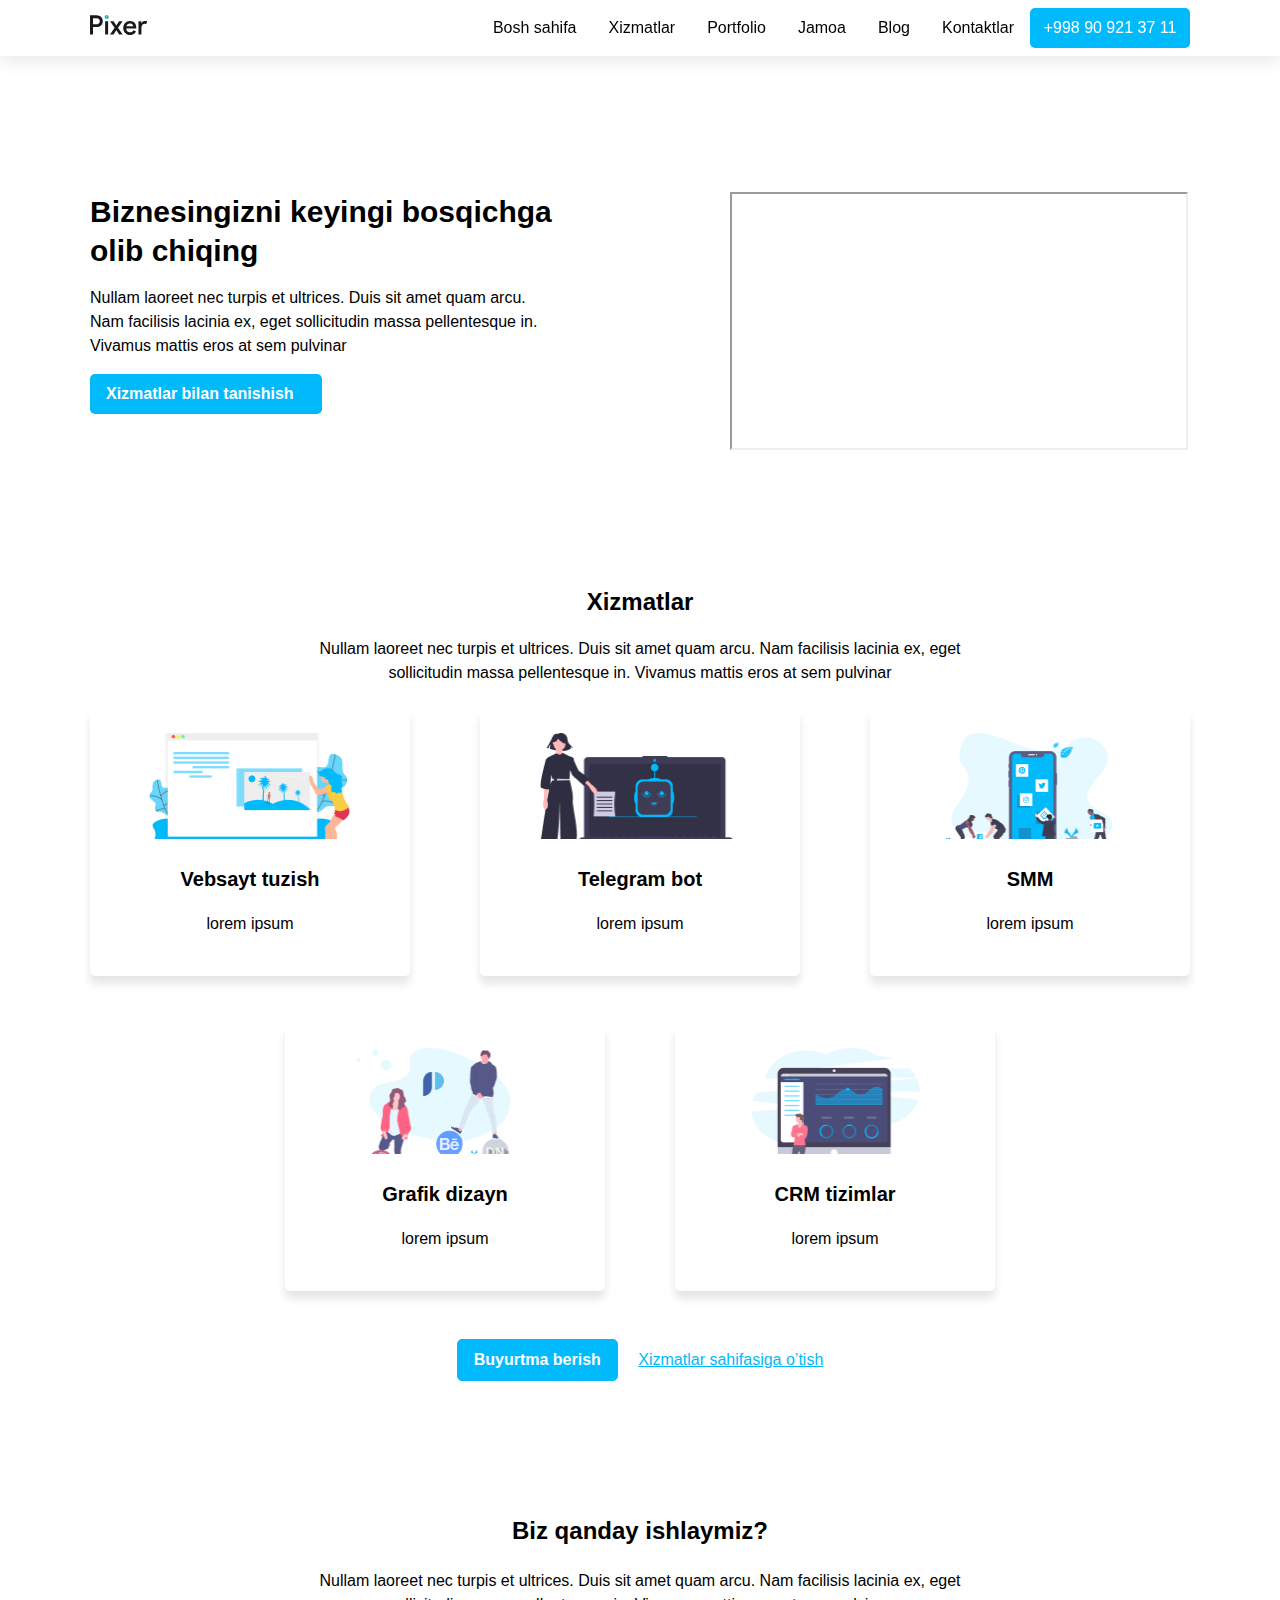
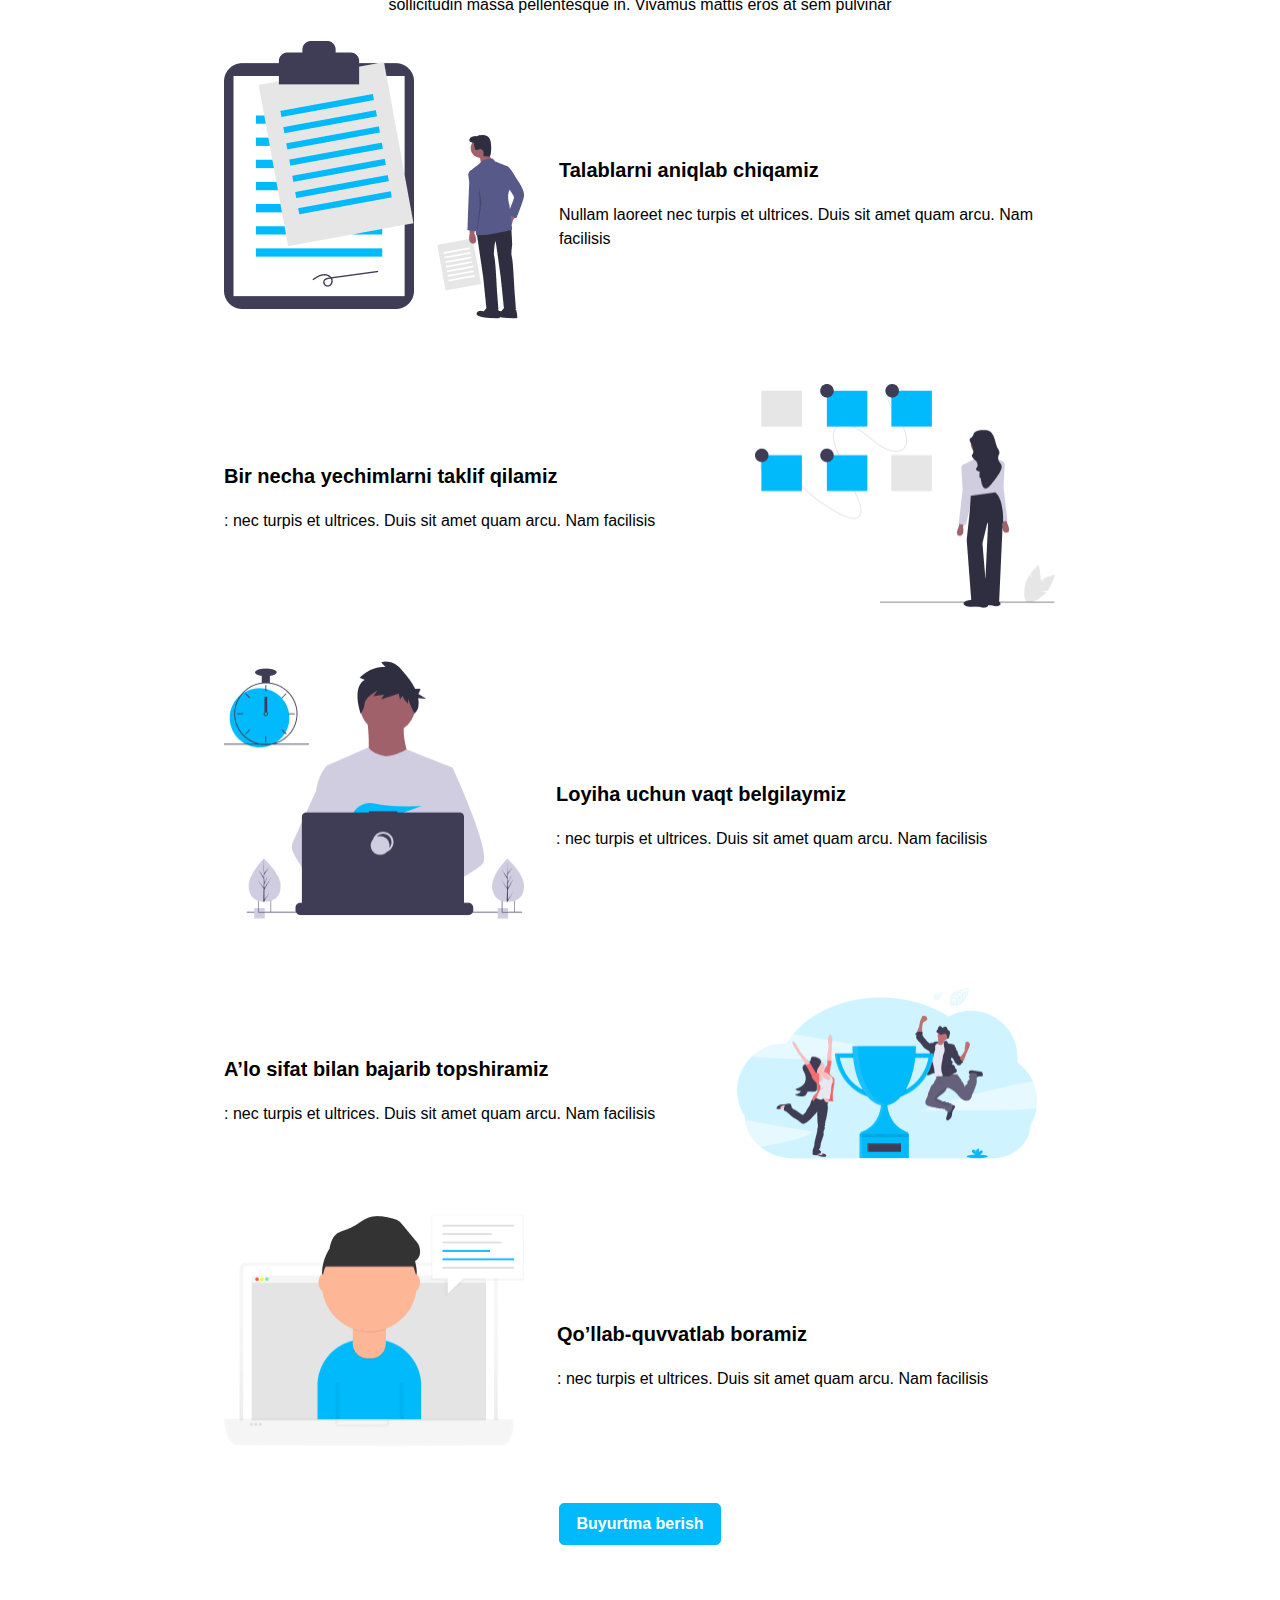
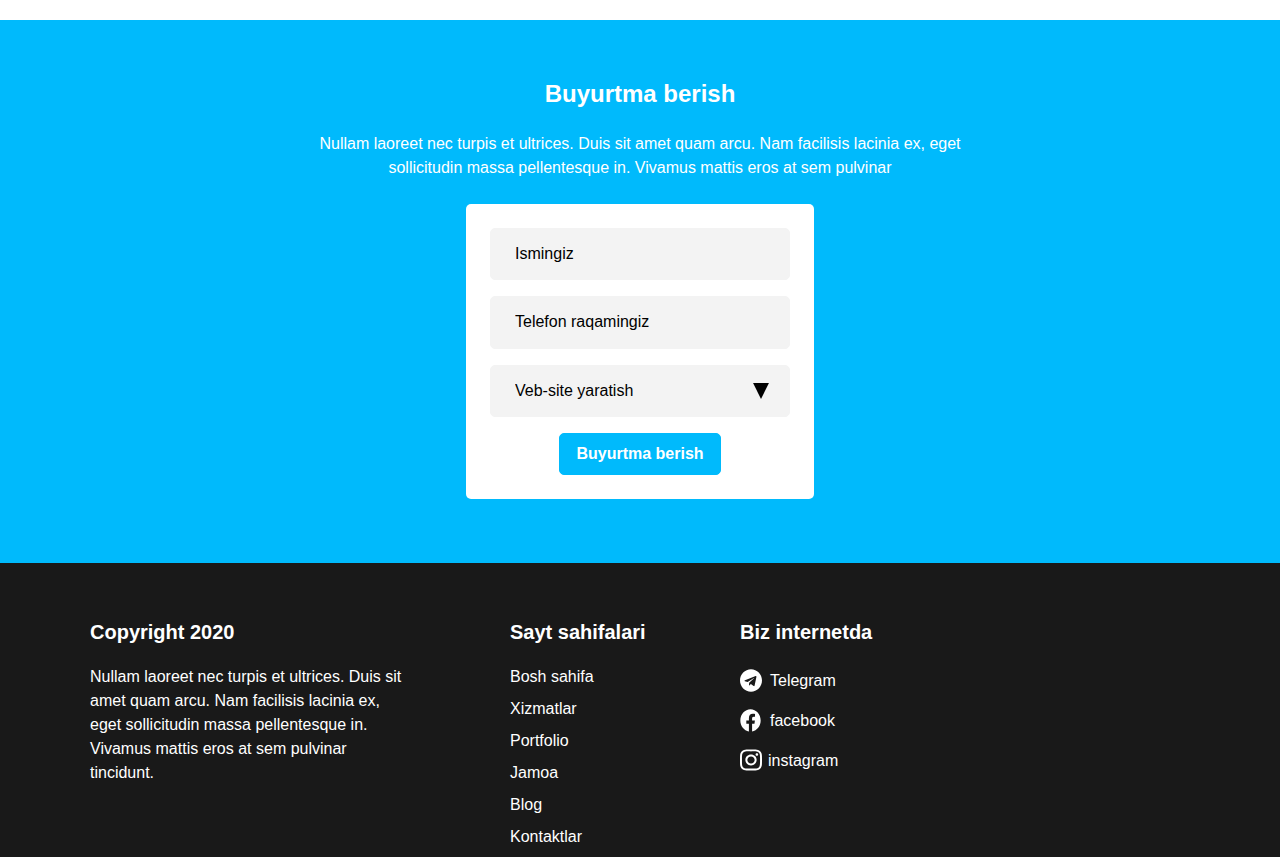
<file: index.html>
<!DOCTYPE html>
<html lang="en">
<head>
    <meta charset="UTF-8">
    <meta http-equiv="X-UA-Compatible" content="IE=edge">
    <meta name="viewport" content="width=device-width, initial-scale=1.0">
    <!-- <link rel="stylesheet" href="./css/main.css"> -->
    <link rel="stylesheet" href="./css/normalize.css">
    <link rel="stylesheet" href="./css/main.min.css">
    <title>Bosh sahifa</title>
</head>
<body>
    <header class="header">
        <div class="container">
            <a class="header_logo"
                href="#">
                <img src="./image/svg/pixer-logo.svg" 
                alt="Pixer logo"
                width="58"
                height="20">
            </a>

            <div class="right_hero">
                <nav class="nav">
                    <ul class="nav_list">
                        <li class="nav_list_item">
                            <a class="nav_list_link"
                                href="./index.html">
                                Bosh sahifa
                            </a>
                        </li>

                        <li class="nav_list_item">
                            <a class="nav_list_link"
                                href="./services.html">
                                Xizmatlar
                            </a>

                            <!-- Sub-list -->
                                <ul class="nav_sub_list">
                                    <li class="nav_sub_item">
                                        <a class="nav_sub_list_link"
                                            href="#">
                                            Vebsayt
                                        </a>
                                    </li>
                                    <li class="nav_sub_item">
                                        <a class="nav_sub_list_link"
                                            href="#">
                                            Telegram bot
                                        </a>
                                    </li>
                                    <li class="nav_sub_item">
                                        <a class="nav_sub_list_link"
                                            href="#">
                                            SMM
                                        </a>
                                    </li>
                                    <li class="nav_sub_item">
                                        <a class="nav_sub_list_link"
                                            href="#">
                                            Grafik dizayn
                                        </a>
                                    </li>
                                    <li class="nav_sub_item">
                                        <a class="nav_sub_list_link"
                                            href="#">
                                            CRM tizim
                                        </a>
                                    </li>
                                </ul>
                        </li>

                        <li class="nav_list_item">
                            <a class="nav_list_link"
                            href="#" >
                                Portfolio
                            </a>
                        </li>

                        <li class="nav_list_item">
                            <a class="nav_list_link"
                            href="#" >
                                Jamoa
                            </a>
                        </li>

                        <li class="nav_list_item">
                            <a class="nav_list_link"
                            href="#" >
                                Blog
                            </a>
                        </li>

                        <li class="nav_list_item">
                            <a class="nav_list_link"
                            href="#" >
                                Kontaktlar
                            </a>
                        </li>
                    </ul>
                </nav>

                <a class="header_number_link"
                    href="tel:+998974302071">
                    +998 90 921 37 11
                </a>
            </div>
            
        </div>
    </header>



                <!-- main 
                     biznes-section
                 -->
  <main class="main">
    <section class="section-biznes-next">
        <div class="container">
            <div class="left-biznes-next">
                <h2 class="all-title biznes-next-title">
                    Biznesingizni keyingi bosqichga olib chiqing
                </h2>

                <p class="all-text biznes-next-text">
                    Nullam laoreet nec turpis et ultrices.
                    Duis sit amet quam arcu. Nam facilisis 
                    lacinia ex, eget sollicitudin massa pellentesque in. 
                    Vivamus mattis eros at sem pulvinar
                </p>

                <div class="button biznes-next-box">
                    <a class="biznes-next-link"
                        href="./index.html">
                        Xizmatlar bilan tanishish
                    </a>
                </div>
            </div>
         
            <iframe 
                width="458" 
                height="258" 
                src="https://www.youtube.com/embed/6_pru8U2RmM?start=13"
                title="YouTube video player" 
                allow="accelerometer; autoplay; clipboard-write; encrypted-media; gyroscope; picture-in-picture" 
                allowfullscreen
            ></iframe>
        </div>
    </section>
          
    <!-- 
        service section
     -->
    <section class="services-section">
        <div class="container">
            <h2 class="all-title service-title">
                Xizmatlar
            </h2>
            <p class="all-text service-text">
                Nullam laoreet nec turpis et ultrices. Duis sit amet quam arcu. Nam facilisis lacinia 
                ex, eget sollicitudin massa pellentesque in. Vivamus mattis eros at sem pulvinar
            </p>

            <ul class="service-square">
                <li class="square vebsite-square">
                    <a class="square-link vebsite-link" href="#">
                        <h3 class="all-title square-title">
                            Vebsayt tuzish
                        </h3>

                        <p class="all-text square-text">
                            lorem ipsum
                        </p>
                    </a>
                </li>

                <li class="square telegram-square">
                     <a class="square-link telegram-link" href="#">
                        <h3 class="all-title square-title">
                            Telegram bot
                        </h3>

                        <p class="all-text square-text">
                            lorem ipsum
                        </p>
                    </a>
                </li>

                <li class="square smm-square">
                    <a class="square-link smm-link" href="#">
                        <h3 class="all-title square-title">
                            SMM
                        </h3>

                        <p class="all-text square-text">
                            lorem ipsum
                        </p>
                    </a>
                </li>

                <li class="square disener-square">
                    <a  class="square-link disener-link" href="#">
                        <h3 class="all-title square-title">
                            Grafik dizayn
                        </h3>

                        <p class="all-text square-text">
                            lorem ipsum
                        </p>
                    </a>
                </li>

                <li class="square crm-square">
                    <a class="square-link crm-link"  href="#">
                        <h3 class="square-title">
                            CRM tizimlar
                        </h3>

                        <p class="all-text square-text">
                            lorem ipsum
                        </p>
                    </a>
                </li>
            </ul>
            <button class="button service-button " type="submit">
                Buyurtma berish
            </button>

            <a class="service-link" 
                href="#">
                Xizmatlar sahifasiga o’tish
            </a>
        </div>
    </section>
                <!--
                    work-section
                 -->

    <section class="work-section">
        <div class="container">
            <h2 class="all-title work-title">
                Biz qanday ishlaymiz?
            </h2>

            <p class="text work-text">
                Nullam laoreet nec turpis et ultrices. Duis sit amet quam arcu. Nam 
                facilisis lacinia ex, eget sollicitudin massa pellentesque in. Vivamus 
                mattis eros at sem pulvinar
            </p>

            <div class="demands">
                <div class="demands-left"></div>
             <div class="demands-right">
                <h3 class="all-title demands-title">
                    Talablarni aniqlab chiqamiz
                </h3>

                <p class="all-text demands-text">
                    Nullam laoreet nec turpis et ultrices. 
                    Duis sit amet quam arcu. Nam facilisis
                </p>
              </div>
            </div>
        </div>
    </section>

    <!-- 
        inviting
     -->

    <section class="inviting-section">
        <div class="container">
            <div class="inviting">
                <div class="inviting-left">
                    <h3 class="all-tittle inviting-title">
                        Bir necha yechimlarni taklif qilamiz
                    </h3>

                    <p class="all-text inviting-text">
                        : nec turpis et ultrices. Duis sit amet quam arcu. Nam facilisis
                    </p>
                </div>

                <div class="inviting-right"></div>
            </div>
        </div>
    </section>

    <!-- 
        time
     -->

    <section class="time-section">
        <div class="container">
            <div class="time">
                <div class="time-left"></div>

                <div class="time-right">
                    <h3 class="all-title time-title">
                        Loyiha uchun vaqt belgilaymiz
                    </h3>

                    <p class="all-text time-text">
                        : nec turpis et ultrices. Duis sit amet quam arcu. Nam facilisis
                    </p>
                </div>
            </div>
        </div>
    </section>

    <!-- 
        tasking
     -->

    <section class="tasking-section">
        <div class="container">
            <div class="tasking">
                <div class="tasking-left">
                    <h3 class="all-title tasking-title">
                        A’lo sifat bilan bajarib topshiramiz
                    </h3>
                    <p class="all-text tasking-text">
                        : nec turpis et ultrices. Duis sit amet quam arcu. Nam facilisis
                    </p>
                </div>

                <div class="tasking-right"></div>
            </div>
        </div>
    </section>

    <!--
        support
     -->

    <section class="support-section">
        <div class="container">
           <div class="support">
                <div class="support-left"></div>

                <div class="support-right">
                    <h3 class="all-title support-title">
                        Qo’llab-quvvatlab boramiz
                    </h3>
                    <p class="all-text">
                        : nec turpis et ultrices. Duis sit amet quam arcu. Nam facilisis
                    </p>
                </div>
           </div>

           <button class="button support-button" type="submit">
                Buyurtma berish
           </button>
        </div>
    </section>

    <!-- 
        order form
     -->
    
    <section class="order-section">
        <div class="container">
            <h2 class="all-title order-title">
                Buyurtma berish
            </h2>

            <p class="all-text order-text">
                Nullam laoreet nec turpis et ultrices. Duis sit amet quam arcu. 
                Nam facilisis lacinia ex, eget sollicitudin massa pellentesque in. 
                Vivamus mattis eros at sem pulvinar
            </p>

            <form class="order-form" action="https://echo.htmlacademy.ru/" method="post">
                <label class="order-label">
                    <input class="order-input input-name"
                    type="text" name="name"
                    placeholder="Ismingiz"
                    required>
                </label>

                <label class="order-label">
                    <input class="order-input"
                    type="number" name="phone_number"
                    placeholder="Telefon raqamingiz"
                    required>
                </label>

                <select class="order-input order-select" name="order">
                    <optgroup label="Xizmatlar turlari"> 
                        <option value="Veb-site yaratish">Veb-site yaratish</option>
                        <option value="Telegram bot">Telegram bot</option>
                        <option value="Smm">Smm</option>
                        <option value="Grafik dizayn">Grafik dizayn</option>
                        <option value="CRM tizimlar">CRM tizimlar</option>
                    </optgroup>
                    
                </select>
                <button class="button" type="submit">
                    Buyurtma berish
                </button>
            </form>
        </div>
    </section>
</main>

            <!-- 
                footer 
            -->
    <footer class="footer">
        <div class="container">
            <div class="site-info">
                <a class="site-info-link"
                    href="/index.html">
                    <h3 class="footer-title">
                        Copyright 2020
                    </h3>
                </a>
                <p class="all-text footer-text">
                    Nullam laoreet nec turpis et ultrices. Duis sit amet 
                    quam arcu. Nam facilisis lacinia ex, eget sollicitudin 
                    massa pellentesque in. Vivamus mattis eros at sem pulvinar tincidunt.
                </p>
            </div>

            <div class="footer-page">
                <h3 class="footer-title">
                    Sayt sahifalari
                </h3>

                <ul class="end-page-list">
                    <li class="end-page">
                        <a class="end-page-link"
                            href="#">
                            Bosh sahifa
                        </a>
                    </li>

                    <li class="end-page">
                        <a class="end-page-link"
                            href="/xizmatlar.html">
                            Xizmatlar
                        </a>
                    </li>

                    <li class="end-page">
                        <a class="end-page-link"
                            href="/portfolio">
                            Portfolio
                        </a>
                    </li>

                    <li class="end-page">
                        <a class="end-page-link"
                            href="/team.html">
                            Jamoa    
                        </a>
                    </li>

                    <li class="end-page">
                        <a class="end-page-link"
                            href="/blog.html">
                            Blog
                        </a>
                    </li>

                    <li class="end-page">
                        <a class="end-page-link"
                            href="/contact">
                            Kontaktlar
                        </a>
                    </li>
                </ul>
            </div>

            <div class="network-link">
                <h3 class="footer-title">
                    Biz internetda
                </h3>
                <a class="footer-link footer-telegram-link"
                    href="t.me/Pixer">
                    Telegram
                </a>

                <a class="footer-link footer-facebook-link"
                    href="https://www.facebook.com">
                    facebook
                    </a>

                <a class="footer-link footer-instagram-link"
                    href="https://www.instagram.com">
                    instagram
                </a>
            </div>
        </div>
    </footer>
</body>
</html>
</file>
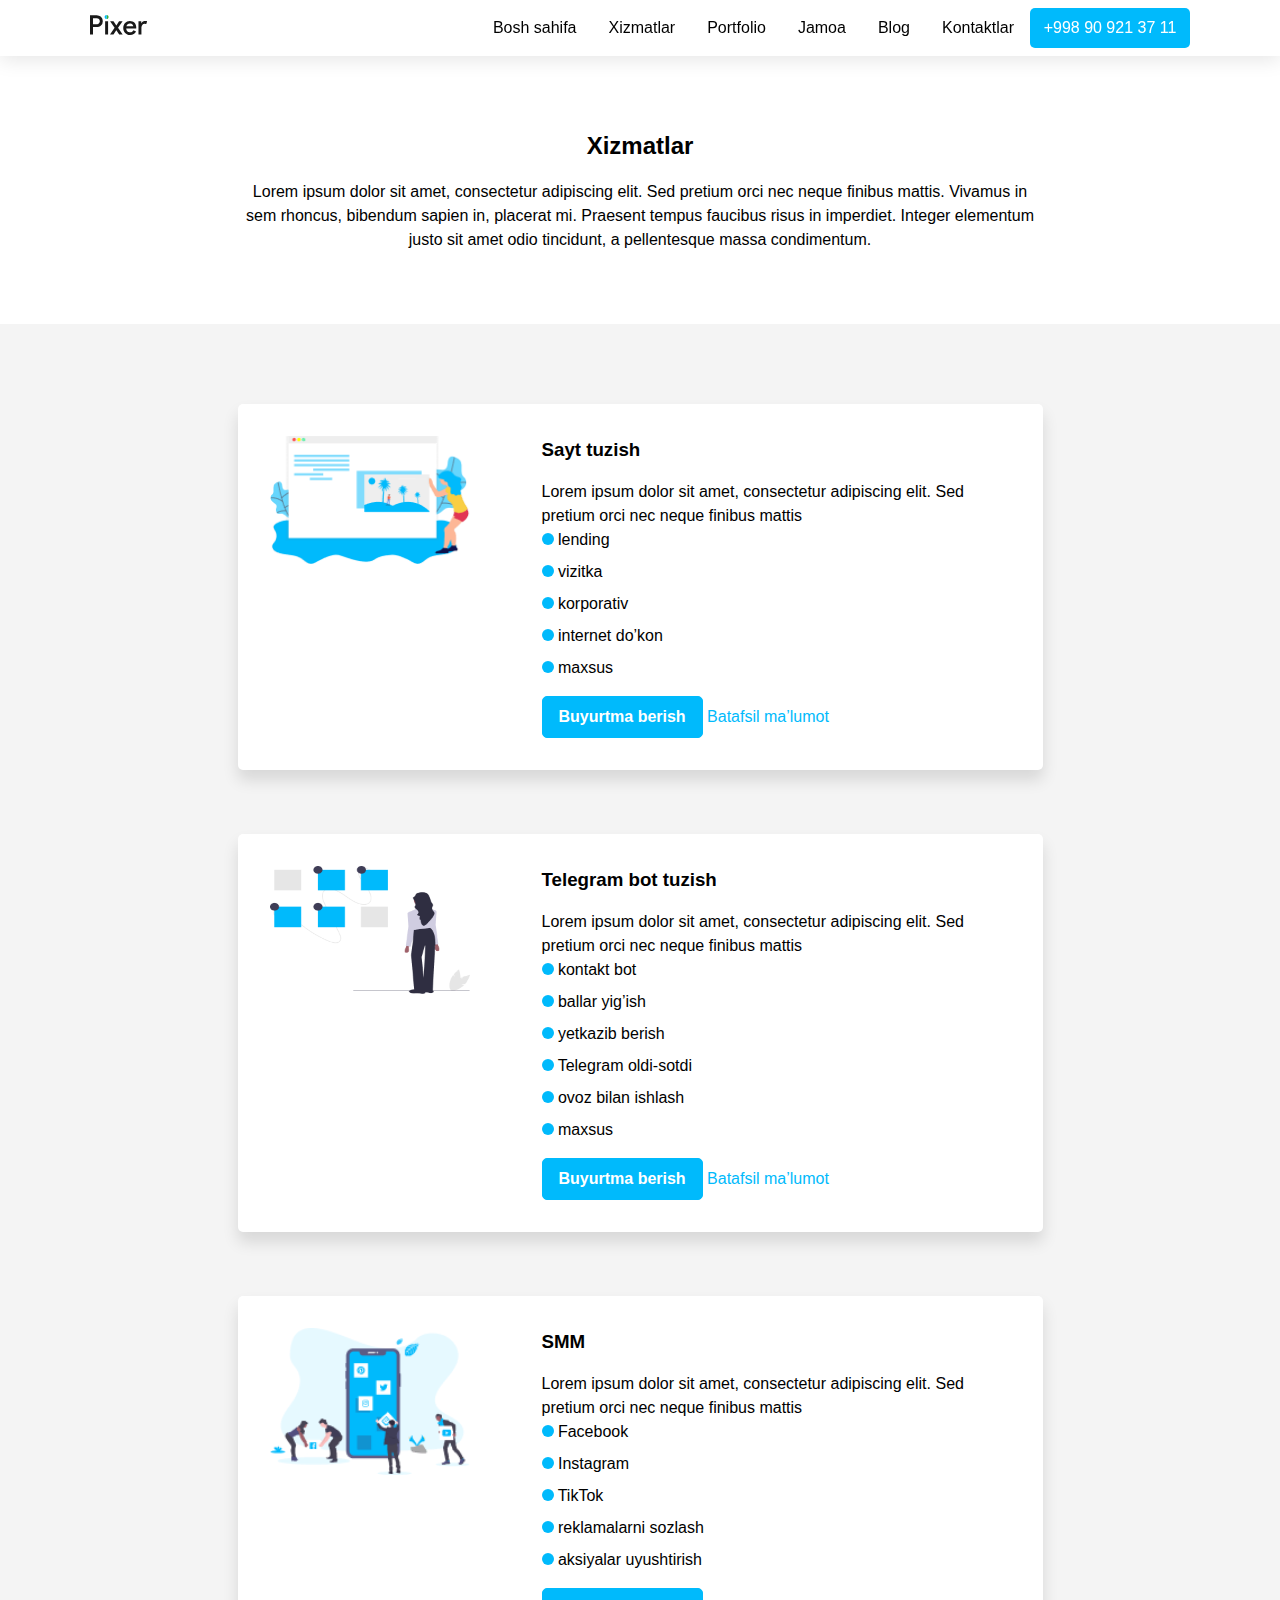
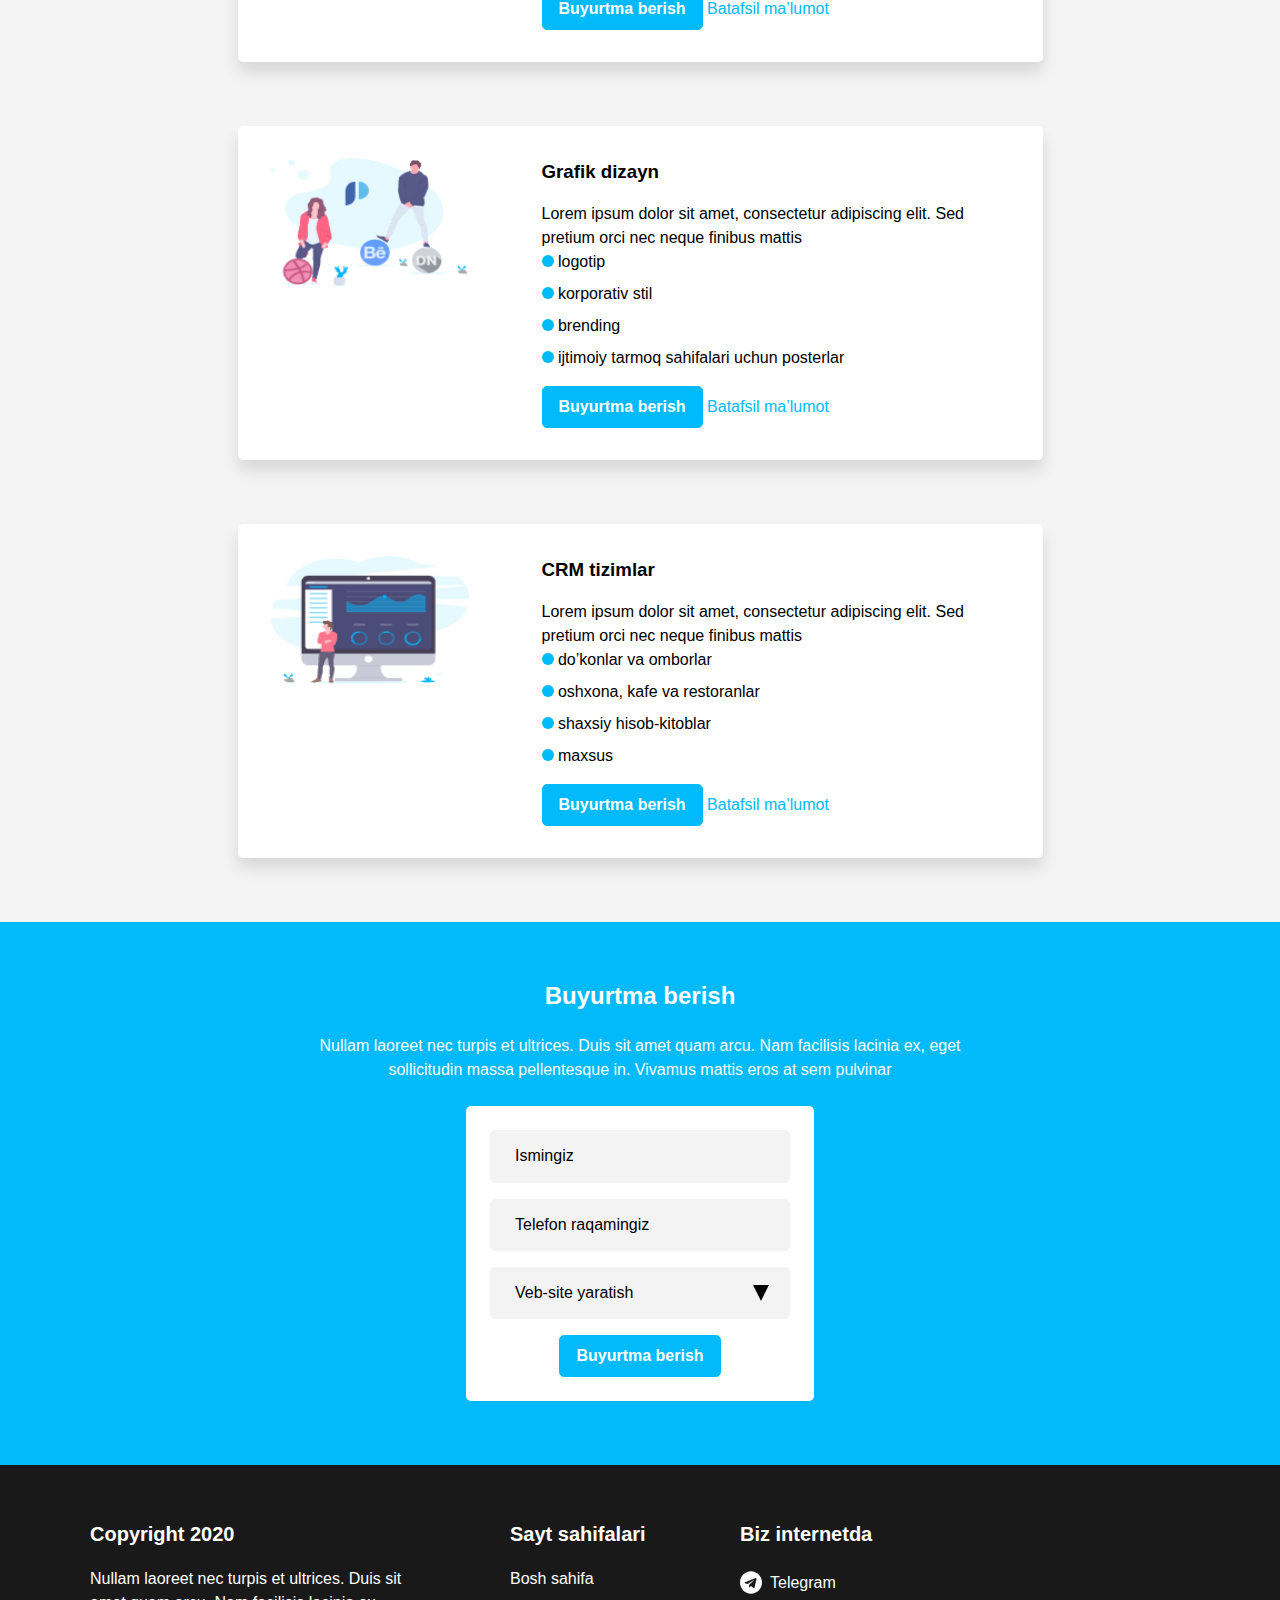
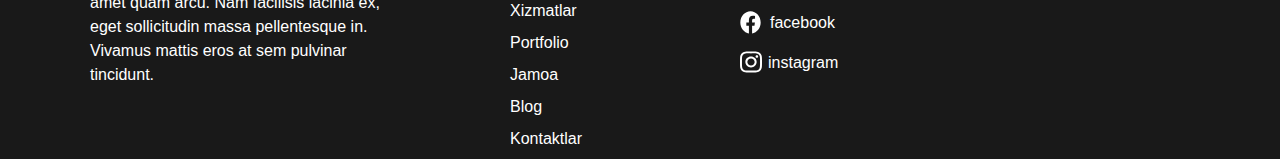
<file: services.html>
<!DOCTYPE html>
<html lang="en">
<head>
    <meta charset="UTF-8">
    <meta http-equiv="X-UA-Compatible" content="IE=edge">
    <meta name="viewport" content="width=device-width, initial-scale=1.0">
    <!-- <link rel="stylesheet" href="./css/main.css"> -->
    <!-- <link rel="stylesheet" href="./css/servises.css"> -->
    <link rel="stylesheet" href="./css/normalize.css">
    <link rel="stylesheet" href="./css/main.min.css">
    <link rel="stylesheet" href="./css/service.min.css">
    <title>Xizmatlar</title>
</head>
<body>
 <header class="header">
        <div class="container">
            <a class="header_logo"
                href="#">
                <img src="./image/svg/pixer-logo.svg" 
                alt="Pixer logo"
                width="58"
                height="20">
            </a>

            <div class="right_hero">
                <nav class="nav">
                    <ul class="nav_list">
                        <li class="nav_list_item">
                            <a class="nav_list_link"
                                href="./index.html">
                                Bosh sahifa
                            </a>
                        </li>

                        <li class="nav_list_item">
                            <a class="nav_list_link"
                                href="./services.html">
                                Xizmatlar
                            </a>

                            <!-- Sub-list -->
                                <ul class="nav_sub_list">
                                    <li class="nav_sub_item">
                                        <a class="nav_sub_list_link"
                                            href="#">
                                            Vebsayt
                                        </a>
                                    </li>
                                    <li class="nav_sub_item">
                                        <a class="nav_sub_list_link"
                                            href="#">
                                            Telegram bot
                                        </a>
                                    </li>
                                    <li class="nav_sub_item">
                                        <a class="nav_sub_list_link"
                                            href="#">
                                            SMM
                                        </a>
                                    </li>
                                    <li class="nav_sub_item">
                                        <a class="nav_sub_list_link"
                                            href="#">
                                            Grafik dizayn
                                        </a>
                                    </li>
                                    <li class="nav_sub_item">
                                        <a class="nav_sub_list_link"
                                            href="#">
                                            CRM tizim
                                        </a>
                                    </li>
                                </ul>
                        </li>

                        <li class="nav_list_item">
                            <a class="nav_list_link"
                            href="#" >
                                Portfolio
                            </a>
                        </li>

                        <li class="nav_list_item">
                            <a class="nav_list_link"
                            href="#" >
                                Jamoa
                            </a>
                        </li>

                        <li class="nav_list_item">
                            <a class="nav_list_link"
                            href="#" >
                                Blog
                            </a>
                        </li>

                        <li class="nav_list_item">
                            <a class="nav_list_link"
                            href="#" >
                                Kontaktlar
                            </a>
                        </li>
                    </ul>
                </nav>

                <a class="header_number_link"
                    href="tel:+998974302071">
                    +998 90 921 37 11
                </a>
            </div>
            
        </div>
    </header>

    <main class="main">
        <section class="services_section">
            <div class="container">
                <h2 class="service_title">
                    Xizmatlar
                </h2>
                <p class="service_text">
                    Lorem ipsum dolor sit amet, consectetur adipiscing elit. 
                    Sed pretium orci nec neque finibus mattis. Vivamus in sem rhoncus, 
                    bibendum sapien in, placerat mi. Praesent tempus faucibus risus 
                    in imperdiet. Integer elementum justo sit amet odio tincidunt, 
                    a pellentesque massa condimentum.
                </p>
            </div>
        </section>

        <section class="service_list">
            <div class="container">
                  <!-- site-created -->
                <div class="service_item site_creating">
                    <div class="site_creating_list">
                        <h3 class="service_title creating_title"> 
                            Sayt tuzish
                        </h3>
                        <p class="text creating_text">
                            Lorem ipsum dolor sit amet, consectetur adipiscing elit.
                            Sed pretium orci nec neque finibus mattis
                        </p>
                        <ul class="services_items">
                            <li class="service_sort">
                                lending
                            </li>
                            <li class="service_sort">
                                vizitka
                            </li>
                            <li class="service_sort">
                                korporativ
                            </li>
                            <li class="service_sort">
                                internet do’kon
                            </li>
                            <li class="service_sort">
                                maxsus
                            </li>
                        </ul>
                        <button class="button">
                            Buyurtma berish
                        </button>
                        <a class="buyurtma_link" 
                            href="#">
                            Batafsil ma’lumot
                        </a>
                    </div>
                </div>
                        <!-- Telegram bot -->
            <div class="service_item site_telegram">
                <div class="site_creating_list">
                    <h3 class="service_title creating_title"> 
                        Telegram bot tuzish
                    </h3>
                    <p class="text creating_text">
                        Lorem ipsum dolor sit amet, consectetur adipiscing elit.
                        Sed pretium orci nec neque finibus mattis
                    </p>
                    <ul class="services_items">
                        <li class="service_sort">
                            kontakt bot
                        </li>
                        <li class="service_sort">
                            ballar yig’ish
                        </li>
                        <li class="service_sort">
                            yetkazib berish
                        </li>
                        <li class="service_sort">
                            Telegram oldi-sotdi
                        </li>
                        <li class="service_sort">
                            ovoz bilan ishlash
                        </li>
                        <li class="service_sort">
                            maxsus
                        </li>
                    </ul>
                    <button class="button">
                        Buyurtma berish
                    </button>
                    <a class="buyurtma_link" 
                        href="#">
                        Batafsil ma’lumot
                    </a>
                </div>
            </div>

                <!-- smm -->
        <div class="service_item site_smm">
            <div class="site_creating_list">
                <h3 class="service_title creating_title"> 
                    SMM
                </h3>
                <p class="text creating_text">
                    Lorem ipsum dolor sit amet, consectetur adipiscing elit.
                    Sed pretium orci nec neque finibus mattis
                </p>
                <ul class="services_items">
                    <li class="service_sort">
                        Facebook
                    </li>
                    <li class="service_sort">
                        Instagram
                    </li>
                    <li class="service_sort">
                        TikTok
                    </li>
                    <li class="service_sort">
                        reklamalarni sozlash
                    </li>
                    <li class="service_sort">
                        aksiyalar uyushtirish
                    </li>
                </ul>
                <button class="button">
                    Buyurtma berish
                </button>
                <a class="buyurtma_link" 
                    href="#">
                    Batafsil ma’lumot
                </a>
            </div>
          </div>

            <!-- Grafik dizayn -->
            <div class="service_item site_design">
                <div class="site_creating_list">
                        <h3 class="service_title creating_title"> 
                            Grafik dizayn
                        </h3>
                        <p class="text creating_text">
                            Lorem ipsum dolor sit amet, consectetur adipiscing elit.
                            Sed pretium orci nec neque finibus mattis
                        </p>
                        <ul class="services_items">
                            <li class="service_sort">
                                logotip
                            </li>
                            <li class="service_sort">
                                korporativ stil
                            </li>
                            <li class="service_sort">
                                brending
                            </li>
                            <li class="service_sort">
                                ijtimoiy tarmoq sahifalari uchun posterlar
                            </li>
                        </ul>
                        <button class="button">
                            Buyurtma berish
                        </button>
                        <a class="buyurtma_link" 
                            href="#">
                            Batafsil ma’lumot
                        </a>
                    </div>
                </div>

                    <!-- CRM tizimlar -->

                <div class="service_item site_crm">
                    <div class="site_creating_list">
                        <h3 class="service_title creating_title"> 
                            CRM tizimlar
                        </h3>
                        <p class="text creating_text">
                            Lorem ipsum dolor sit amet, consectetur adipiscing elit.
                            Sed pretium orci nec neque finibus mattis
                        </p>
                        <ul class="services_items">
                            <li class="service_sort">
                                do’konlar va omborlar
                            </li>
                            <li class="service_sort">
                                oshxona, kafe va restoranlar
                            </li>
                            <li class="service_sort">
                                shaxsiy hisob-kitoblar
                            </li>
                            <li class="service_sort">
                                maxsus
                            </li>
                        </ul>
                        <button class="button">
                            Buyurtma berish
                        </button>
                        <a class="buyurtma_link" 
                            href="#">
                            Batafsil ma’lumot
                        </a>
                    </div>
                </div>
        </div>
    </section>

    
    <!-- 
        order form
     -->
    
    <section class="order-section">
        <div class="container">
            <h2 class="all-title order-title">
                Buyurtma berish
            </h2>

            <p class="all-text order-text">
                Nullam laoreet nec turpis et ultrices. Duis sit amet quam arcu. 
                Nam facilisis lacinia ex, eget sollicitudin massa pellentesque in. 
                Vivamus mattis eros at sem pulvinar
            </p>

            <form class="order-form" action="https://echo.htmlacademy.ru/" method="post">
                <label class="order-label">
                    <input class="order-input input-name"
                    type="text" name="name"
                    placeholder="Ismingiz"
                    required>
                </label>

                <label class="order-label">
                    <input class="order-input"
                    type="number" name="phone_number"
                    placeholder="Telefon raqamingiz"
                    required>
                </label>

                <select class="order-input order-select" name="order">
                    <optgroup label="Xizmatlar turlari"> 
                        <option value="Veb-site yaratish">Veb-site yaratish</option>
                        <option value="Telegram bot">Telegram bot</option>
                        <option value="Smm">Smm</option>
                        <option value="Grafik dizayn">Grafik dizayn</option>
                        <option value="CRM tizimlar">CRM tizimlar</option>
                    </optgroup>
                    
                </select>
                <button class="button" type="submit">
                    Buyurtma berish
                </button>
            </form>
        </div>
    </section>
    </main>


    <!-- 
        footer 
    -->
    <footer class="footer">
        <div class="container">
            <div class="site-info">
                <a class="site-info-link"
                    href="/index.html">
                    <h3 class="footer-title">
                        Copyright 2020
                    </h3>
                </a>
                <p class="all-text footer-text">
                    Nullam laoreet nec turpis et ultrices. Duis sit amet 
                    quam arcu. Nam facilisis lacinia ex, eget sollicitudin 
                    massa pellentesque in. Vivamus mattis eros at sem pulvinar tincidunt.
                </p>
            </div>

            <div class="footer-page">
                <h3 class="footer-title">
                    Sayt sahifalari
                </h3>

                <ul class="end-page-list">
                    <li class="end-page">
                        <a class="end-page-link"
                            href="#">
                            Bosh sahifa
                        </a>
                    </li>

                    <li class="end-page">
                        <a class="end-page-link"
                            href="/xizmatlar.html">
                            Xizmatlar
                        </a>
                    </li>

                    <li class="end-page">
                        <a class="end-page-link"
                            href="/portfolio">
                            Portfolio
                        </a>
                    </li>

                    <li class="end-page">
                        <a class="end-page-link"
                            href="/team.html">
                            Jamoa    
                        </a>
                    </li>

                    <li class="end-page">
                        <a class="end-page-link"
                            href="/blog.html">
                            Blog
                        </a>
                    </li>

                    <li class="end-page">
                        <a class="end-page-link"
                            href="/contact">
                            Kontaktlar
                        </a>
                    </li>
                </ul>
            </div>

            <div class="network-link">
                <h3 class="footer-title">
                    Biz internetda
                </h3>
                <a class="footer-link footer-telegram-link"
                    href="t.me/Pixer">
                    Telegram
                </a>

                <a class="footer-link footer-facebook-link"
                    href="https://www.facebook.com">
                    facebook
                    </a>

                <a class="footer-link footer-instagram-link"
                    href="https://www.instagram.com">
                    instagram
                </a>
            </div>
        </div>
    </footer>
</body>
</html>
</file>
<file: css/main.css>
* ,
*::before ,
*::after{
    box-sizing: border-box;
}

body{
    margin: 0;
    padding: 0;
	padding-top: 56px;
    font-family: 'Arial', sans-serif;
	font-size: 16px;
	line-height: 1.5;
	color: #000000;
}

.container{
    width: 1140px;
    text-align: center;
    padding: 0 20px;
    margin: 0 auto;
}

a{
    text-decoration: none;
}

ul{
    margin: 0;
    padding: 0;
}

li{
    list-style-type: none;
}

button{
    padding: 8px 16px;
    background-color: #00BAFC;
    border-radius: 5px;
    color: #FFFFFF;
    text-align: center;
    border: 1px solid #00BAFC;
    font-family: 'Open Sans','Arial',sans-serif;
    font-style: normal;
    font-weight: bold;
    font-size: 16px;
    line-height: 24px;
}





        /* 
            header
         */

.header{
    position: fixed;
	top: 0;
	left: 0;
	z-index: 999;
	width: 100%;
	background-color: #ffffff;
	box-shadow: 0px 4px 20px rgba(0, 0, 0, 0.1);
}

.header .container{
    display: flex;
    text-align: center;
    margin: 0 auto;
    flex-direction: row;
    align-items: center;
}

.header_logo:hover {
	opacity:  0.7;
}

.header_logo:active {
	opacity: 0.5;
}


.right_hero{
    display: flex;
    margin-left: auto;
    flex-direction: row;
    align-items: center;
}

.nav_list{
    display: flex;
    margin: 0;
    padding: 0;
}

.nav_item:nth-child(2) {
	position: relative;
}

.nav_list_link{
    display: inline-block;
	padding: 16px;
	padding-bottom: 13px;
	text-decoration: none;
	color: #000000;
    border-bottom: 3px solid transparent;
    transition: border-color 0.2s ease, background-color 0.2s ease,
		border-color 0.2s ease;
}

.nav_list_link:hover{
    border-bottom: 3px solid #000;
    opacity: 0.8;
}

.nav_sub_list{
    position: absolute;
    width: 124px;
    top: 100%;
	right: 50%;
    padding: 8px 0px;
    display: none;
    background-color: #ffffff;
	border-radius: 5px;
	box-shadow: 0px 4px 24px rgba(0, 0, 0, 0.1);
    transform: translate(50%);
    text-align: left;
}

.nav_sub_list_link{
    display: block;
    padding: 8px 16px;
	text-decoration: none;
	white-space: nowrap;
	color: #000000;
	transition: background-color 0.2s ease, color 0.2s ease, opacity 0.2s ease;
}

.nav_list_item:nth-child(2):hover .nav_sub_list {
	display: block;
}

.nav_sub_list_link:hover{
    background-color: #00bafc;
    color: #ffffff;
}

.nav_list_link:active {
	color: #ffffff;
	background-color: rgba(25, 25, 25, 0.7);
	border-color: transparent;
}


.header_number_link{
    width: 160px;
    display: inline-block;
	padding: 8px;
    padding-bottom: 13px;
	text-align: center;
	text-decoration: none;
	color: #ffffff;
	background-color: #00bafc;
	border-radius: 5px;
	transition: color 0.2s ease, background-color 0.2s ease,
		box-shadow 0.2s ease, opacity 0.2s ease;
    padding-bottom: 8px;
}

.header_number_link:hover{
    background-color: #ffffff;
    color:#00bafc;
    border: 3px solid #00bafc;;
}

.header_number_link:active{
    opacity: 0.7;
}




  /* 
        main -> biznes-section 
    */

.section-biznes-next .container{
    margin-top:136px;
    display: flex;
    margin-bottom: 136px;
}

.left-biznes-next{
    width: 470px;
    text-align-last: left;
    margin-right: 170px;
}

.biznes-next-title{
    margin: 0;
    margin-bottom: 16px;
    text-align: left;
    font-size: 30px;
    line-height: 130%;
}

.biznes-next-text{
    text-align: left;
    margin-bottom: 16px;
}

.biznes-next-box{
    width: 232px;
    background-color: #00BAFC;
    text-align: center;
    padding: 8px 16px;
    border-radius: 5px;
}

.biznes-next-box:hover{
    background-color: #00BAFC;
    opacity: 0.8;
}


.biznes-next-box:active{
    background-color: #00BAFC;
    opacity: 0.6;
}

.biznes-next-link{
    color: #FFFFFF;
    font-weight: bold;
    font-size: 16px;
    line-height: 24px;
    text-decoration: none;
}

.right-biznes-next{
    margin-bottom: 136px;
}

/* 
    service-section 
 */

.service-title{
    font-family: 'Open Sans','Arial',sans-serif;
    font-style: normal;
    font-weight: bold;
    font-size: 24px;    
    line-height: 130%;
    color: #000000;
}

.service-text{
    width: 719px;
    margin: 0 auto;
    margin-bottom: 24px;
}

.service-square{
    display: flex;
    flex-wrap: wrap;
    align-items: center;
    justify-content: center;
    padding: 0;
    margin: 0;
}

.square{
    width: 320px;
    text-align: center;
    box-shadow: 0px 8px 8px rgba(0, 0, 0, 0.1);
    border-radius: 5px;
    padding: 64px 0;
    margin-bottom: 48px;
    padding: 0;
    margin-bottom: 48px;
}

.square:hover{
    box-shadow: 0px 12px 21px rgba(0, 0, 0, 0.1);
}

.square:active{
    box-shadow: 0px 4px 4px rgba(0, 0, 0, 0.2);
}

.square-title{
    font-size: 20px;    
    line-height: 130%;
    color: #000000;
}

.square-text{
    padding-bottom: 24px;
    font-family: 'Open Sans','Arial',sans-serif;
    font-style: normal;
    font-weight: normal;
    font-size: 16px;
    line-height: 24px;
    color: #000000;
}

.vebsite-link::before{
    content: "";
    display: inline-block;
    width: 202px;
    height: 130px;
    background-image: url(..//image/png/website.png);
    background-repeat: no-repeat; 
    background-position: center top 24px;
    background-size: 202px 130px;
    padding-bottom: 18px;
}

.telegram-link::before{
    content: "";
    width: 222px;
    height:130px;
    display: inline-block;
    background-image: url(..//image/png/telegerambot.png);
    background-repeat: no-repeat;
    background-position: center top 24px;
    background-size: 222px 130px;
    padding-bottom: 24px;
}

.smm-link::before{
    content: "";
    width: 176px;
    height: 130px;
    display: inline-block;
    background-image: url(..//image/png/smm-illustration.png);
    background-repeat: no-repeat;
    background-size: 176px 130px;
    background-position: center top 24px;
    padding-bottom: 16px;
}

.disener-link::before{
    content: "";
    width: 178px;
    height: 130px;
    display: inline-block;
    background-image: url(..//image/png/design-illustration.png);
    background-repeat: no-repeat;
    background-size: 178px 130px;
    background-position: center top 24px;
    padding-bottom: 24px;
}

.crm-link::before{
    content: "";
    width: 169px;
    height: 130px;
    display: inline-block;
    background-image: url(..//image/png/crm-illustration.png);
    background-repeat: no-repeat;
    background-size: 169px 130px;
    background-position: center top 24px;
    padding-bottom: 26px;
}

.telegram-square{
    margin-right: 70px;
    margin-left: 70px;
}

.disener-square{
    margin-right: 70px;
}

.service-button{
    margin-right: 16px;
    margin-bottom: 112px;
}

.service-link{
    color: #00BAFC;
    text-decoration-line: underline;
    font-family: 'Open Sans','Arial',sans-serif;
    font-style: normal;
    font-weight: normal;
    font-size: 16px;
    line-height: 24px;  
    margin-top: -8px;
}

.work-text{
    width: 719px;
    margin: 0 auto;
    margin-bottom: 24px;
}

.demands{
    display: flex;
    margin-bottom: 58px;
}

.demands-left{
    margin-left: 134px;
    margin-right: 35px;
}

.demands-right{
    margin-top: 96px;
    text-align: left;
}

.demands-title{
    font-size: 20px;
    line-height: 130%;
}

.demands-text{
    width: 493px;
}

.demands-left::before{
    content: "";
    width: 300px;
    height: 278px;
    display: inline-block;
    background-image: url(..//image/png/talablar-image.png);
    background-repeat: no-repeat;
    background-size: 300px 278px;
    background-position: left 0 top 0;
}

    /* 
        inviting 
    */

.inviting{
    display: flex;
}

.inviting-left{
    margin-left: 134px;
    margin-top: 59px;
    text-align: left;
}

.inviting-title{
    font-size: 20px;
    line-height: 130%;
}

.inviting-right{
    margin-left: 100px;
}

.inviting-right{
    content: "";
    width: 300px;
    height: 224px;
    display: inline-block;
    background-image: url(..//image/png/yechimlar-image.png);
    background-repeat: no-repeat;
    background-size: 300px 224px;
    background-position: right 0 top 0;
}

    /* 
        time 
    */

.time{
    display: flex;
}

.time-left{
    margin-left: 134px;
    margin-top: 53px;
    margin-right: 32px;
}

.time-left::before{
    content: "";
    width: 300px;
    height: 258px;
    display: inline-block;
    background-image: url(..//image/png/priect-time.png);
    background-repeat: no-repeat;
    background-size: 300px 258px;
    background-position: left 0 top 0;
}

.time-right{
    margin-top: 153px;
    text-align: left;
}

.time-title{
    font-size: 20px;
    line-height: 130%;
}

    /* 
        tasking
    */
.tasking{
    display: flex;
}

.tasking-left{
    margin-left: 134px;
    margin-top: 110px;
    text-align: left;
}

.tasking-title{
    margin-right: 188px;
    font-size: 20px;
    line-height: 130%;
}

.tasking-right{
    margin-top: 62px;
}

.tasking-right::before{
    content: "";
    width:300px ;
    height: 171px;
    display: inline-block;
    background-image: url(..//image/png/kubok.png);
    background-repeat: no-repeat;
    background-size: 300px 171px;
    background-position: left 0 top 0;
}

    /* 
        support
    */

.support{
    display: flex;
    margin-bottom: 50px;
}

.support-left{
    margin-left: 134px;
    margin-top: 48px;
    margin-right: 33px;
}

.support-left::before{
    content: "";
    width: 300px;
    height: 232px;
    display: inline-block;
    background-image: url(..//image/png/quvvatlamoq.png);
    background-repeat: no-repeat;
    background-size: 300px 232px;
    background-position: left 0 top 0;
}

.support-right{
    margin-top: 135px;
    text-align: left;
}

.support-title{
    font-size: 20px;
    line-height: 130%;
}

.support-button{
    margin-bottom: 55px;
}
    /*
        order
    */

.order-section{
    background-color:  #00BAFC;
}

.order-section .container{
    padding-bottom: 64px;

}

.order-title{
    padding-top: 56px;
    color: #FFFFFF;
}

.order-text{
    width: 719px;
    margin: 0 auto;
    margin-bottom: 24px;
    color:#FFFFFF;
}

.order-form{
    text-align: center;
    background-color: #FFFFFF;
    width: 348px;
    margin: 0 auto; 
    padding: 24px;
    border-radius: 5px;
}

.order-input{
    width: 300px;
    padding: 16px;
    display:block;
    margin: 0 auto;
    padding-left: 24px;
    padding-right: 24px;
    margin-bottom: 16px;
    background: #F3F3F3;
    border-radius: 5px;
    border:1px solid #F3F3F3;
}

::placeholder{
    color: black;
}

.order-select{
    appearance: none;
    background-image: url(..//image/svg/Polygon.svg);
    background-position: right 20px center;
    background-repeat: no-repeat;
    background-size: 16px 16px;
}

        /* 
            footer
        */

.footer{
    background-color:  #191919;
    color: #ffffff;
}

.footer .container{
    padding-top: 56px;
    display: flex;
}

.footer-title{
    margin-top: 0;
    font-family: 'Open sans','Arial',sans-serif;
    font-weight: bold;
    font-size: 20px;
    line-height: 26px;
}

.site-info-link{
    color: #FFFFFF;
}

.site-info{
    width: 320px;
    text-align: left;
    margin-right: 100px;
}

.footer-page{
    width: 143px;
    text-align: left;
    margin-right: 87px;
}

.end-page-list{
    padding-left: 0;
}

.end-page{
    margin-bottom: 8px;
}

.end-page-link{
    color: #FFFFFF;
}

.end-page-link:hover{
    color: #00BAFC;
}

.end-page-link:active{
    color: #00BAFC;
    opacity: 0.6;
}

.network-link{
    text-align: left;
    vertical-align:middle;
}

.footer-link{
    color: #FFFFFF;
    display: block;
    margin-bottom: 8px;
    padding: 4px 6px;
}

.footer-link:hover{
    color: #00BAFC;
}

.footer-link:active{
    color: #00BAFC;
    opacity: 0.6;
}

.footer-telegram-link{
    padding-left: 30px;
    background-image: url(..//image/svg/telegram.svg);
    background-repeat: no-repeat;
    background-size: 22px 23px;
    background-position: left 0 bottom 5px;
}

.footer-facebook-link{
    padding-left: 30px;
    background-image: url(..//image/svg/facebook.svg);
    background-repeat: no-repeat;
    background-size: 21px 23px;
    background-position: left 0 bottom 5px;
}

.footer-instagram-link{
    padding-left: 28px;
    background-image: url(..//image/svg/instagram.svg);
    background-repeat: no-repeat;
    background-size: 22px 24px;
    background-position: left 0 bottom 5px;
}
</file>
<file: css/servises.css>
*{
    box-sizing: border-box;
}

body{
    background-color: #F4F4F4;
}

.service_text{ 
    flex: none;
    order: 1;
    flex-grow: 0;
    margin: 16px 0px;
    margin: 0 auto;
    width: 800px; 
}

.services_section{
    background-color: #ffffff;
    display: flex;
    flex-direction: column;
    align-items: center;
    padding: 72px 0px;
    margin-bottom: 80px;
}

.service_title{
    margin: 0;
    margin-bottom: 16px;
}

.service_item{
    display: flex;
    flex-wrap: nowrap;
    padding: 32px;
    width: 805px;
    background-color: #ffffff;
    text-align: left;
    margin: 0 auto;
    margin-bottom: 64px;
    background: #FFFFFF;
    box-shadow: 0px 10px 16px rgba(0, 0, 0, 0.12);
    border-radius: 5px;
}

.text{
    margin: 0;
    padding: 0;
    text-align:left;
}

.services_items{
    margin-bottom: 16px;
}

.service_sort{
    margin-bottom: 8px;
}

.service_sort::before{
    content: "";
    display: inline-block;
    width: 12px;
    height: 12px;
    background-image: url(..//image/svg/circle.svg);
    background-position: left 0 center;
    background-repeat: no-repeat;
    background-size: 12px 12px;
}

.site_creating_list{
    margin-top: 0;
    padding-left: 272px;
    
}

.button{
    display: inline-block;
}

.buyurtma_link{
    color: #00BAFC;
}

.site_creating::before{
    content: "";
    position: absolute;
    display: inline-block;
    width: 200px;
    height: 128px;
    background-image: url(../image/png/website.png);
    background-repeat: no-repeat;
    background-size: 200px 128px;
} 

.site_telegram::before{
    content: "";
    position: absolute;
    display: inline-block;
    width: 200px;
    height: 128px;
    background-image: url(../image/png/yechimlar-image.png);
    background-repeat: no-repeat;
    background-size: 200px 128px;
} 

.site_smm::before{
    content: "";
    position: absolute;
    display: inline-block;
    width: 200px;
    height: 147px;
    background-image: url(../image/png/smm-illustration.png);
    background-repeat: no-repeat;
    background-size: 200px 147px;

}

.site_design::before{ 
    content: "";
    position: absolute;
    display: inline-block;
    width: 200px;
    height: 128px;
    background-image: url(../image/png/design-illustration.png);
    background-repeat: no-repeat;
    background-size: 200px 128px;
} 

.site_crm::before{
    content: "";
    position: absolute;
    display: inline-block;
    width: 200px;
    height: 128px;
    background-image: url(../image/png/crm-illustration.png);
    background-repeat: no-repeat;
    background-size: 200px 128px;
}
</file>
<file: css/main.min.css>
*,::after,::before{box-sizing:border-box}body{margin:0;padding:0;padding-top:56px;font-family:Arial,sans-serif;font-size:16px;line-height:1.5;color:#000}.container{width:1140px;text-align:center;padding:0 20px;margin:0 auto}a{text-decoration:none}ul{margin:0;padding:0}li{list-style-type:none}button{padding:8px 16px;background-color:#00bafc;border-radius:5px;color:#fff;text-align:center;border:1px solid #00bafc;font-family:'Open Sans',Arial,sans-serif;font-style:normal;font-weight:700;font-size:16px;line-height:24px}.header{position:fixed;top:0;left:0;z-index:999;width:100%;background-color:#fff;box-shadow:0 4px 20px rgba(0,0,0,.1)}.header .container{display:flex;text-align:center;margin:0 auto;flex-direction:row;align-items:center}.header_logo:hover{opacity:.7}.header_logo:active{opacity:.5}.right_hero{display:flex;margin-left:auto;flex-direction:row;align-items:center}.nav_list{display:flex;margin:0;padding:0}.nav_item:nth-child(2){position:relative}.nav_list_link{display:inline-block;padding:16px;padding-bottom:13px;text-decoration:none;color:#000;border-bottom:3px solid transparent;transition:border-color .2s ease,background-color .2s ease,border-color .2s ease}.nav_list_link:hover{border-bottom:3px solid #000;opacity:.8}.nav_sub_list{position:absolute;width:124px;top:100%;right:50%;padding:8px 0;display:none;background-color:#fff;border-radius:5px;box-shadow:0 4px 24px rgba(0,0,0,.1);transform:translate(50%);text-align:left}.nav_sub_list_link{display:block;padding:8px 16px;text-decoration:none;white-space:nowrap;color:#000;transition:background-color .2s ease,color .2s ease,opacity .2s ease}.nav_list_item:nth-child(2):hover .nav_sub_list{display:block}.nav_sub_list_link:hover{background-color:#00bafc;color:#fff}.nav_list_link:active{color:#fff;background-color:rgba(25,25,25,.7);border-color:transparent}.header_number_link{width:160px;display:inline-block;padding:8px;padding-bottom:13px;text-align:center;text-decoration:none;color:#fff;background-color:#00bafc;border-radius:5px;transition:color .2s ease,background-color .2s ease,box-shadow .2s ease,opacity .2s ease;padding-bottom:8px}.header_number_link:hover{background-color:#fff;color:#00bafc;border:3px solid #00bafc}.header_number_link:active{opacity:.7}.section-biznes-next .container{margin-top:136px;display:flex;margin-bottom:136px}.left-biznes-next{width:470px;text-align-last:left;margin-right:170px}.biznes-next-title{margin:0;margin-bottom:16px;text-align:left;font-size:30px;line-height:130%}.biznes-next-text{text-align:left;margin-bottom:16px}.biznes-next-box{width:232px;background-color:#00bafc;text-align:center;padding:8px 16px;border-radius:5px}.biznes-next-box:hover{background-color:#00bafc;opacity:.8}.biznes-next-box:active{background-color:#00bafc;opacity:.6}.biznes-next-link{color:#fff;font-weight:700;font-size:16px;line-height:24px;text-decoration:none}.right-biznes-next{margin-bottom:136px}.service-title{font-family:'Open Sans',Arial,sans-serif;font-style:normal;font-weight:700;font-size:24px;line-height:130%;color:#000}.service-text{width:719px;margin:0 auto;margin-bottom:24px}.service-square{display:flex;flex-wrap:wrap;align-items:center;justify-content:center;padding:0;margin:0}.square{width:320px;text-align:center;box-shadow:0 8px 8px rgba(0,0,0,.1);border-radius:5px;padding:64px 0;margin-bottom:48px;padding:0;margin-bottom:48px}.square:hover{box-shadow:0 12px 21px rgba(0,0,0,.1)}.square:active{box-shadow:0 4px 4px rgba(0,0,0,.2)}.square-title{font-size:20px;line-height:130%;color:#000}.square-text{padding-bottom:24px;font-family:'Open Sans',Arial,sans-serif;font-style:normal;font-weight:400;font-size:16px;line-height:24px;color:#000}.vebsite-link::before{content:"";display:inline-block;width:202px;height:130px;background-image:url(../image/png/website.png);background-repeat:no-repeat;background-position:center top 24px;background-size:202px 130px;padding-bottom:18px}.telegram-link::before{content:"";width:222px;height:130px;display:inline-block;background-image:url(../image/png/telegerambot.png);background-repeat:no-repeat;background-position:center top 24px;background-size:222px 130px;padding-bottom:24px}.smm-link::before{content:"";width:176px;height:130px;display:inline-block;background-image:url(../image/png/smm-illustration.png);background-repeat:no-repeat;background-size:176px 130px;background-position:center top 24px;padding-bottom:16px}.disener-link::before{content:"";width:178px;height:130px;display:inline-block;background-image:url(../image/png/design-illustration.png);background-repeat:no-repeat;background-size:178px 130px;background-position:center top 24px;padding-bottom:24px}.crm-link::before{content:"";width:169px;height:130px;display:inline-block;background-image:url(../image/png/crm-illustration.png);background-repeat:no-repeat;background-size:169px 130px;background-position:center top 24px;padding-bottom:26px}.telegram-square{margin-right:70px;margin-left:70px}.disener-square{margin-right:70px}.service-button{margin-right:16px;margin-bottom:112px}.service-link{color:#00bafc;text-decoration-line:underline;font-family:'Open Sans',Arial,sans-serif;font-style:normal;font-weight:400;font-size:16px;line-height:24px;margin-top:-8px}.work-text{width:719px;margin:0 auto;margin-bottom:24px}.demands{display:flex;margin-bottom:58px}.demands-left{margin-left:134px;margin-right:35px}.demands-right{margin-top:96px;text-align:left}.demands-title{font-size:20px;line-height:130%}.demands-text{width:493px}.demands-left::before{content:"";width:300px;height:278px;display:inline-block;background-image:url(../image/png/talablar-image.png);background-repeat:no-repeat;background-size:300px 278px;background-position:left 0 top 0}.inviting{display:flex}.inviting-left{margin-left:134px;margin-top:59px;text-align:left}.inviting-title{font-size:20px;line-height:130%}.inviting-right{margin-left:100px}.inviting-right{content:"";width:300px;height:224px;display:inline-block;background-image:url(../image/png/yechimlar-image.png);background-repeat:no-repeat;background-size:300px 224px;background-position:right 0 top 0}.time{display:flex}.time-left{margin-left:134px;margin-top:53px;margin-right:32px}.time-left::before{content:"";width:300px;height:258px;display:inline-block;background-image:url(../image/png/priect-time.png);background-repeat:no-repeat;background-size:300px 258px;background-position:left 0 top 0}.time-right{margin-top:153px;text-align:left}.time-title{font-size:20px;line-height:130%}.tasking{display:flex}.tasking-left{margin-left:134px;margin-top:110px;text-align:left}.tasking-title{margin-right:188px;font-size:20px;line-height:130%}.tasking-right{margin-top:62px}.tasking-right::before{content:"";width:300px;height:171px;display:inline-block;background-image:url(../image/png/kubok.png);background-repeat:no-repeat;background-size:300px 171px;background-position:left 0 top 0}.support{display:flex;margin-bottom:50px}.support-left{margin-left:134px;margin-top:48px;margin-right:33px}.support-left::before{content:"";width:300px;height:232px;display:inline-block;background-image:url(../image/png/quvvatlamoq.png);background-repeat:no-repeat;background-size:300px 232px;background-position:left 0 top 0}.support-right{margin-top:135px;text-align:left}.support-title{font-size:20px;line-height:130%}.support-button{margin-bottom:55px}.order-section{background-color:#00bafc}.order-section .container{padding-bottom:64px}.order-title{padding-top:56px;color:#fff}.order-text{width:719px;margin:0 auto;margin-bottom:24px;color:#fff}.order-form{text-align:center;background-color:#fff;width:348px;margin:0 auto;padding:24px;border-radius:5px}.order-input{width:300px;padding:16px;display:block;margin:0 auto;padding-left:24px;padding-right:24px;margin-bottom:16px;background:#f3f3f3;border-radius:5px;border:1px solid #f3f3f3}::placeholder{color:#000}.order-select{appearance:none;background-image:url(../image/svg/Polygon.svg);background-position:right 20px center;background-repeat:no-repeat;background-size:16px 16px}.footer{background-color:#191919;color:#fff}.footer .container{padding-top:56px;display:flex}.footer-title{margin-top:0;font-family:'Open sans',Arial,sans-serif;font-weight:700;font-size:20px;line-height:26px}.site-info-link{color:#fff}.site-info{width:320px;text-align:left;margin-right:100px}.footer-page{width:143px;text-align:left;margin-right:87px}.end-page-list{padding-left:0}.end-page{margin-bottom:8px}.end-page-link{color:#fff}.end-page-link:hover{color:#00bafc}.end-page-link:active{color:#00bafc;opacity:.6}.network-link{text-align:left;vertical-align:middle}.footer-link{color:#fff;display:block;margin-bottom:8px;padding:4px 6px}.footer-link:hover{color:#00bafc}.footer-link:active{color:#00bafc;opacity:.6}.footer-telegram-link{padding-left:30px;background-image:url(../image/svg/telegram.svg);background-repeat:no-repeat;background-size:22px 23px;background-position:left 0 bottom 5px}.footer-facebook-link{padding-left:30px;background-image:url(../image/svg/facebook.svg);background-repeat:no-repeat;background-size:21px 23px;background-position:left 0 bottom 5px}.footer-instagram-link{padding-left:28px;background-image:url(../image/svg/instagram.svg);background-repeat:no-repeat;background-size:22px 24px;background-position:left 0 bottom 5px}
</file>
<file: css/service.min.css>
*{-webkit-box-sizing:border-box;box-sizing:border-box}body{background-color:#f4f4f4}.service_text{-webkit-box-flex:0;-ms-flex:none;flex:none;-webkit-box-ordinal-group:2;-ms-flex-order:1;order:1;-ms-flex-positive:0;flex-grow:0;margin:16px 0;margin:0 auto;width:800px}.services_section{background-color:#fff;display:-webkit-box;display:-ms-flexbox;display:flex;-webkit-box-orient:vertical;-webkit-box-direction:normal;-ms-flex-direction:column;flex-direction:column;-webkit-box-align:center;-ms-flex-align:center;align-items:center;padding:72px 0;margin-bottom:80px}.service_title{margin:0;margin-bottom:16px}.service_item{display:-webkit-box;display:-ms-flexbox;display:flex;-ms-flex-wrap:nowrap;flex-wrap:nowrap;padding:32px;width:805px;background-color:#fff;text-align:left;margin:0 auto;margin-bottom:64px;background:#fff;-webkit-box-shadow:0 10px 16px rgba(0,0,0,.12);box-shadow:0 10px 16px rgba(0,0,0,.12);border-radius:5px}.text{margin:0;padding:0;text-align:left}.services_items{margin-bottom:16px}.service_sort{margin-bottom:8px}.service_sort::before{content:"";display:inline-block;width:12px;height:12px;background-image:url(../image/svg/circle.svg);background-position:left 0 center;background-repeat:no-repeat;background-size:12px 12px}.site_creating_list{margin-top:0;padding-left:272px}.button{display:inline-block}.buyurtma_link{color:#00bafc}.site_creating::before{content:"";position:absolute;display:inline-block;width:200px;height:128px;background-image:url(../image/png/website.png);background-repeat:no-repeat;background-size:200px 128px}.site_telegram::before{content:"";position:absolute;display:inline-block;width:200px;height:128px;background-image:url(../image/png/yechimlar-image.png);background-repeat:no-repeat;background-size:200px 128px}.site_smm::before{content:"";position:absolute;display:inline-block;width:200px;height:147px;background-image:url(../image/png/smm-illustration.png);background-repeat:no-repeat;background-size:200px 147px}.site_design::before{content:"";position:absolute;display:inline-block;width:200px;height:128px;background-image:url(../image/png/design-illustration.png);background-repeat:no-repeat;background-size:200px 128px}.site_crm::before{content:"";position:absolute;display:inline-block;width:200px;height:128px;background-image:url(../image/png/crm-illustration.png);background-repeat:no-repeat;background-size:200px 128px}
</file>
